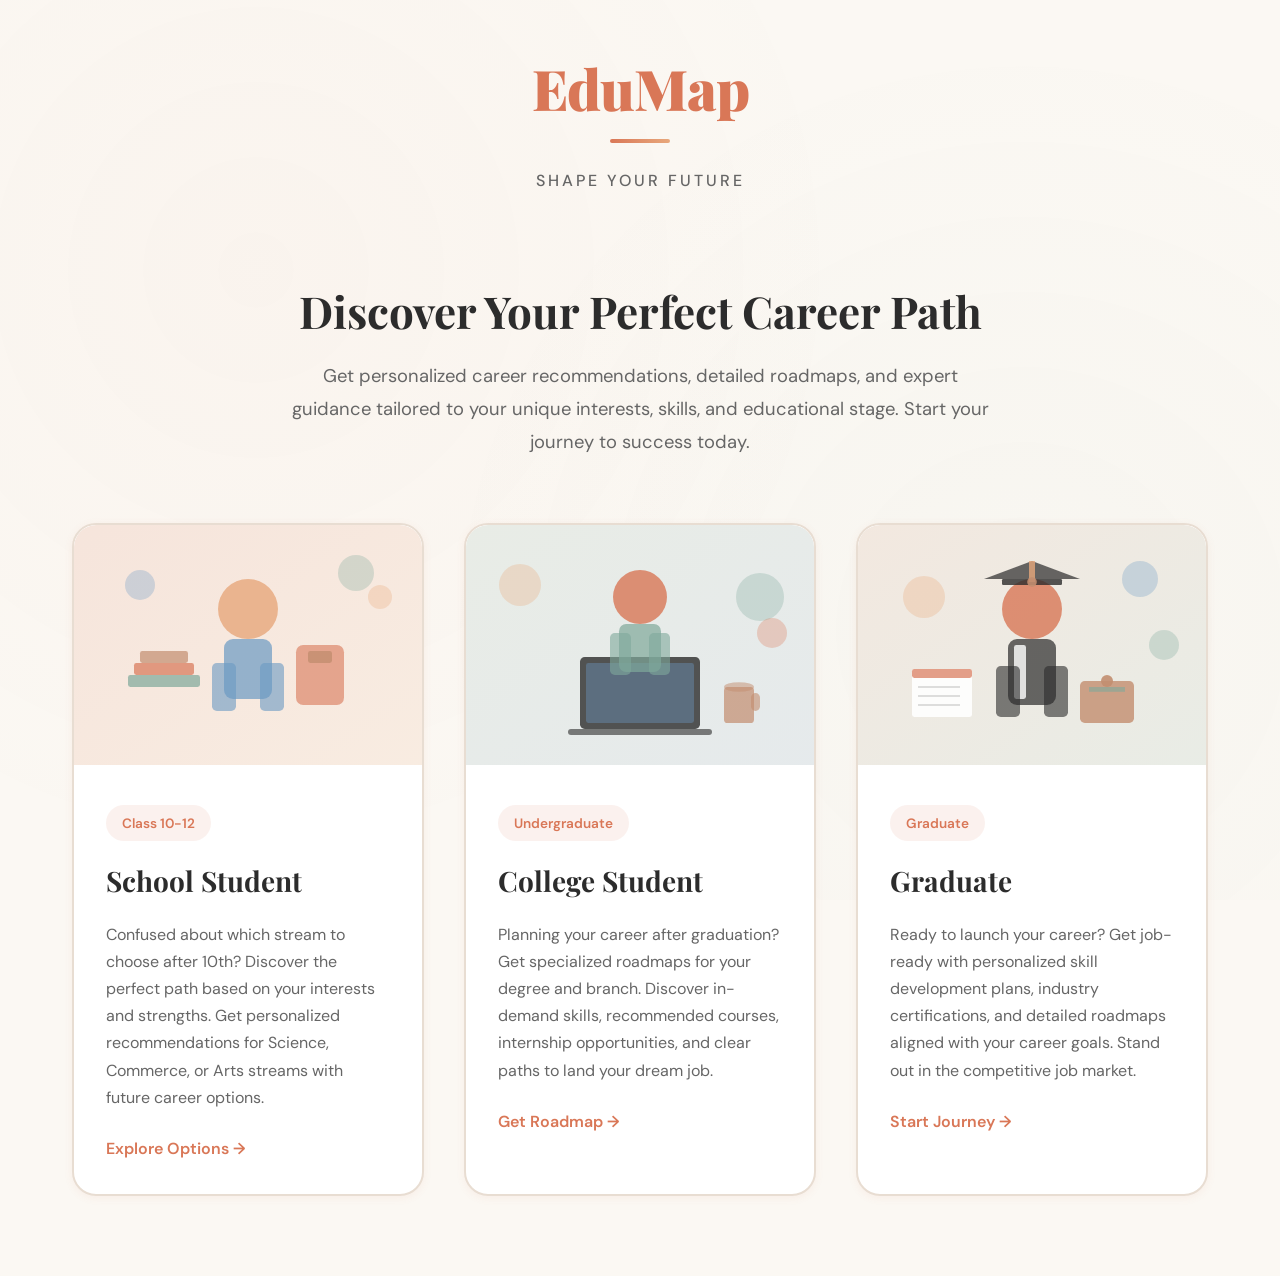
<file: index.html>
<!DOCTYPE html>
<html lang="en">
<head>
    <meta charset="UTF-8">
    <meta name="viewport" content="width=device-width, initial-scale=1.0">
    <title>EduMap - Your Personal Career Guidance Platform</title>
    <link rel="stylesheet" href="css/style.css">
    <meta name="description" content="Get personalized career roadmaps, skill guidance, and step-by-step plans tailored to your educational stage and goals.">
</head>
<body>
    <header>
        <div class="container">
            <div class="auth-section">
                <!-- Google Sign-In button will be inserted here -->
            </div>
            <div class="logo-section">
                <h1 class="logo">EduMap</h1>
                <p class="slogan">Shape Your Future</p>
            </div>
        </div>
    </header>

    <main>
        <div class="container">
            <section class="hero">
                <h1>Discover Your Perfect Career Path</h1>
                <p>Get personalized career recommendations, detailed roadmaps, and expert guidance tailored to your unique interests, skills, and educational stage. Start your journey to success today.</p>
            </section>

            <div class="card-grid">
                <div class="card" onclick="window.location.href='school.html'">
                    <img src="images/school-student.svg" alt="School Student" class="card-image">
                    <div class="card-content">
                        <span class="card-badge">Class 10-12</span>
                        <h2>School Student</h2>
                        <p>Confused about which stream to choose after 10th? Discover the perfect path based on your interests and strengths. Get personalized recommendations for Science, Commerce, or Arts streams with future career options.</p>
                        <div class="card-arrow">Explore Options →</div>
                    </div>
                </div>

                <div class="card" onclick="window.location.href='college.html'">
                    <img src="images/college-student.svg" alt="College Student" class="card-image">
                    <div class="card-content">
                        <span class="card-badge">Undergraduate</span>
                        <h2>College Student</h2>
                        <p>Planning your career after graduation? Get specialized roadmaps for your degree and branch. Discover in-demand skills, recommended courses, internship opportunities, and clear paths to land your dream job.</p>
                        <div class="card-arrow">Get Roadmap →</div>
                    </div>
                </div>

                <div class="card" onclick="window.location.href='graduate.html'">
                    <img src="images/graduate.svg" alt="Graduate" class="card-image">
                    <div class="card-content">
                        <span class="card-badge">Graduate</span>
                        <h2>Graduate</h2>
                        <p>Ready to launch your career? Get job-ready with personalized skill development plans, industry certifications, and detailed roadmaps aligned with your career goals. Stand out in the competitive job market.</p>
                        <div class="card-arrow">Start Journey →</div>
                    </div>
                </div>
            </div>
        </div>
    </main>

    <script src="js/script.js"></script>
</body>
</html>
</file>
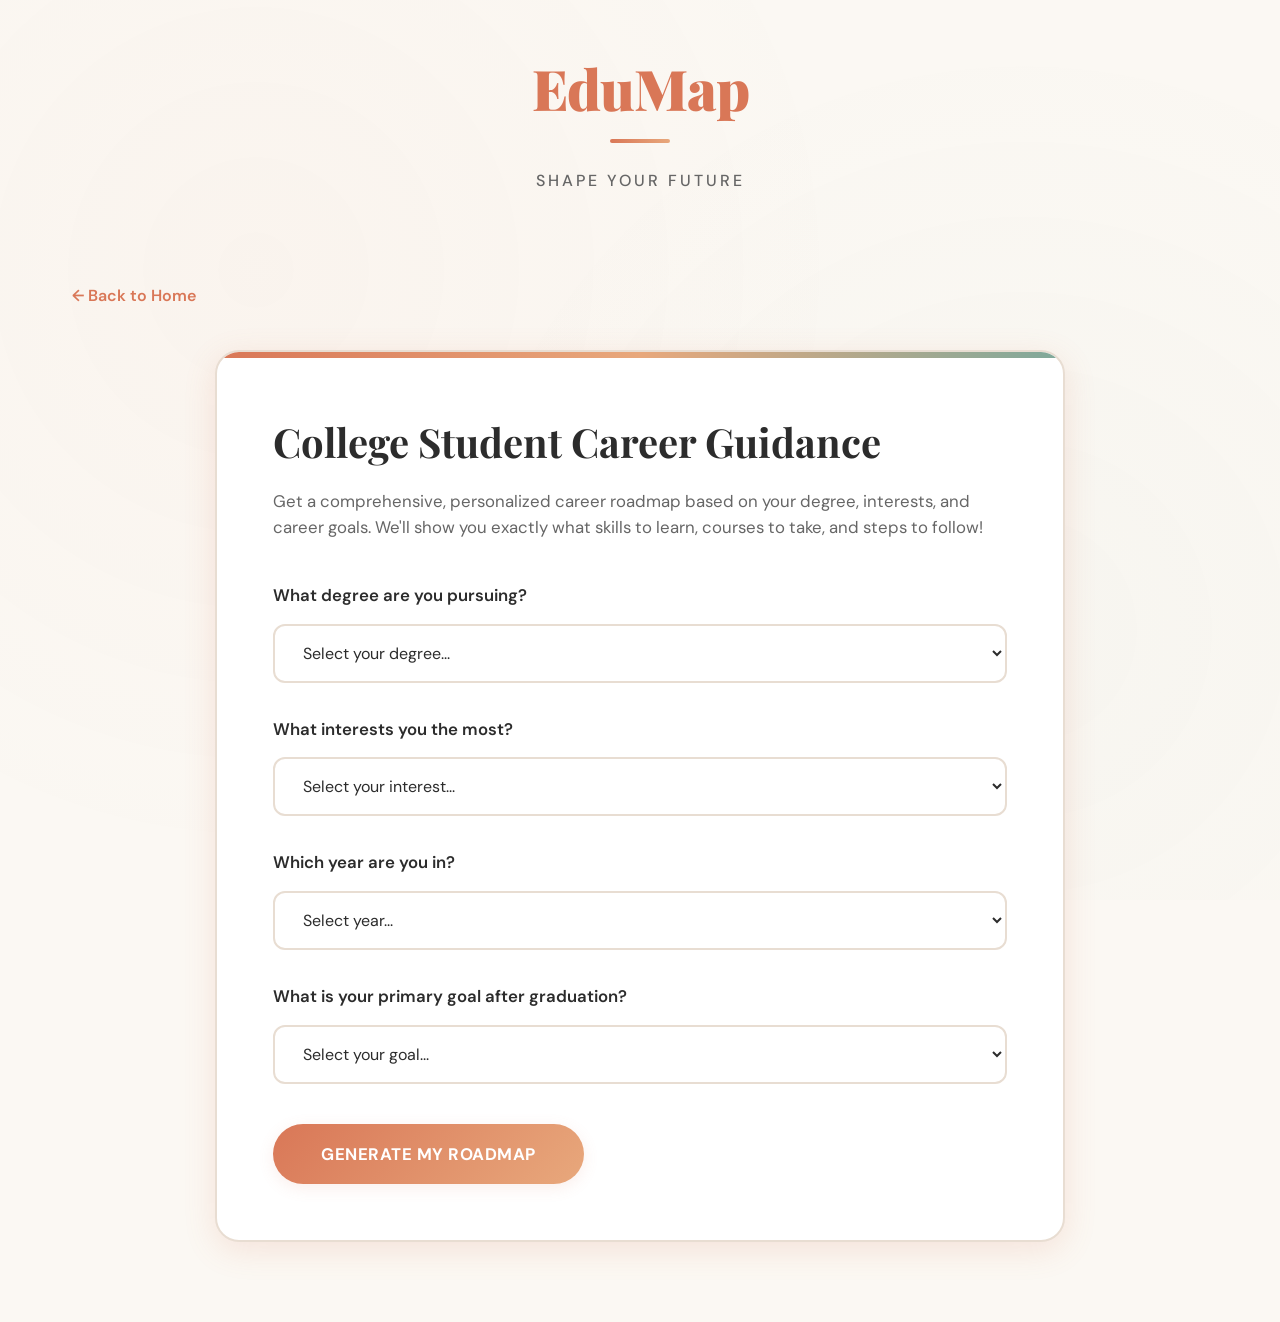
<file: college.html>
<!DOCTYPE html>
<html lang="en">
<head>
    <meta charset="UTF-8">
    <meta name="viewport" content="width=device-width, initial-scale=1.0">
    <title>College Student Career Guidance - EduMap</title>
    <link rel="stylesheet" href="css/style.css">
</head>
<body>
    <header>
        <div class="container">
            <div class="auth-section">
                <!-- Google Sign-In button will be inserted here -->
            </div>
            <div class="logo-section">
                <h1 class="logo">EduMap</h1>
                <p class="slogan">Shape Your Future</p>
            </div>
        </div>
    </header>

    <main>
        <div class="container">
            <a href="index.html" class="back-link">← Back to Home</a>
            
            <div class="form-section">
                <div class="form-container">
                    <h2 class="form-title">College Student Career Guidance</h2>
                    <p class="form-subtitle">Get a comprehensive, personalized career roadmap based on your degree, interests, and career goals. We'll show you exactly what skills to learn, courses to take, and steps to follow!</p>

                    <form id="collegeForm">
                        <div class="form-group">
                            <label for="degree">What degree are you pursuing?</label>
                            <select id="degree" name="degree" required>
                                <option value="">Select your degree...</option>
                                <option value="btech">B.Tech / B.E. (Engineering)</option>
                                <option value="bsc">B.Sc (Science)</option>
                                <option value="bba">BBA / B.Com (Business)</option>
                                <option value="ba">BA (Arts/Humanities)</option>
                                <option value="bca">BCA (Computer Applications)</option>
                                <option value="bdes">B.Des (Design)</option>
                            </select>
                        </div>

                        <div class="form-group" id="branch-group" style="display: none;">
                            <label for="branch">Select your branch/specialization:</label>
                            <select id="branch" name="branch">
                                <option value="">Select branch...</option>
                            </select>
                        </div>

                        <div class="form-group">
                            <label for="interest">What interests you the most?</label>
                            <select id="interest" name="interest" required>
                                <option value="">Select your interest...</option>
                                <optgroup label="Technology & Development">
                                    <option value="ai">Artificial Intelligence & Machine Learning</option>
                                    <option value="web">Web Development (Frontend/Backend)</option>
                                    <option value="mobile">Mobile App Development</option>
                                    <option value="cyber">Cybersecurity & Ethical Hacking</option>
                                    <option value="data">Data Science & Analytics</option>
                                    <option value="devops">DevOps & Cloud Computing</option>
                                    <option value="blockchain">Blockchain & Web3</option>
                                    <option value="game">Game Development</option>
                                </optgroup>
                                <optgroup label="Business & Management">
                                    <option value="marketing">Digital Marketing & Growth</option>
                                    <option value="product">Product Management</option>
                                    <option value="consulting">Business Consulting</option>
                                    <option value="finance">Finance & Investment Banking</option>
                                    <option value="hr">Human Resources</option>
                                    <option value="sales">Sales & Business Development</option>
                                </optgroup>
                                <optgroup label="Creative & Design">
                                    <option value="uiux">UI/UX Design</option>
                                    <option value="graphic">Graphic Design</option>
                                    <option value="content">Content Writing & Strategy</option>
                                    <option value="video">Video Production & Editing</option>
                                </optgroup>
                                <optgroup label="Core Engineering">
                                    <option value="embedded">Embedded Systems & IoT</option>
                                    <option value="electronics">Electronics & VLSI</option>
                                    <option value="mechanical">Mechanical Design & CAD</option>
                                </optgroup>
                            </select>
                        </div>

                        <div class="form-group">
                            <label for="year">Which year are you in?</label>
                            <select id="year" name="year" required>
                                <option value="">Select year...</option>
                                <option value="1">1st Year (Freshman)</option>
                                <option value="2">2nd Year (Sophomore)</option>
                                <option value="3">3rd Year (Junior)</option>
                                <option value="4">4th Year (Senior)</option>
                            </select>
                        </div>

                        <div class="form-group">
                            <label for="goal">What is your primary goal after graduation?</label>
                            <select id="goal" name="goal" required>
                                <option value="">Select your goal...</option>
                                <option value="job">Get a Job in Top Tech/Product Company</option>
                                <option value="startup">Start My Own Business/Startup</option>
                                <option value="masters">Pursue Higher Studies (MS/MBA/MTech)</option>
                                <option value="freelance">Freelancing & Remote Work</option>
                                <option value="research">Research & PhD</option>
                                <option value="government">Government Job/PSU</option>
                                <option value="civil">Civil Services (UPSC/State PCS)</option>
                            </select>
                        </div>

                        <div class="btn-group">
                            <button type="submit" class="btn">Generate My Roadmap</button>
                        </div>
                    </form>
                </div>
            </div>
        </div>
    </main>

    <script src="js/script.js"></script>
</body>
</html>
</file>
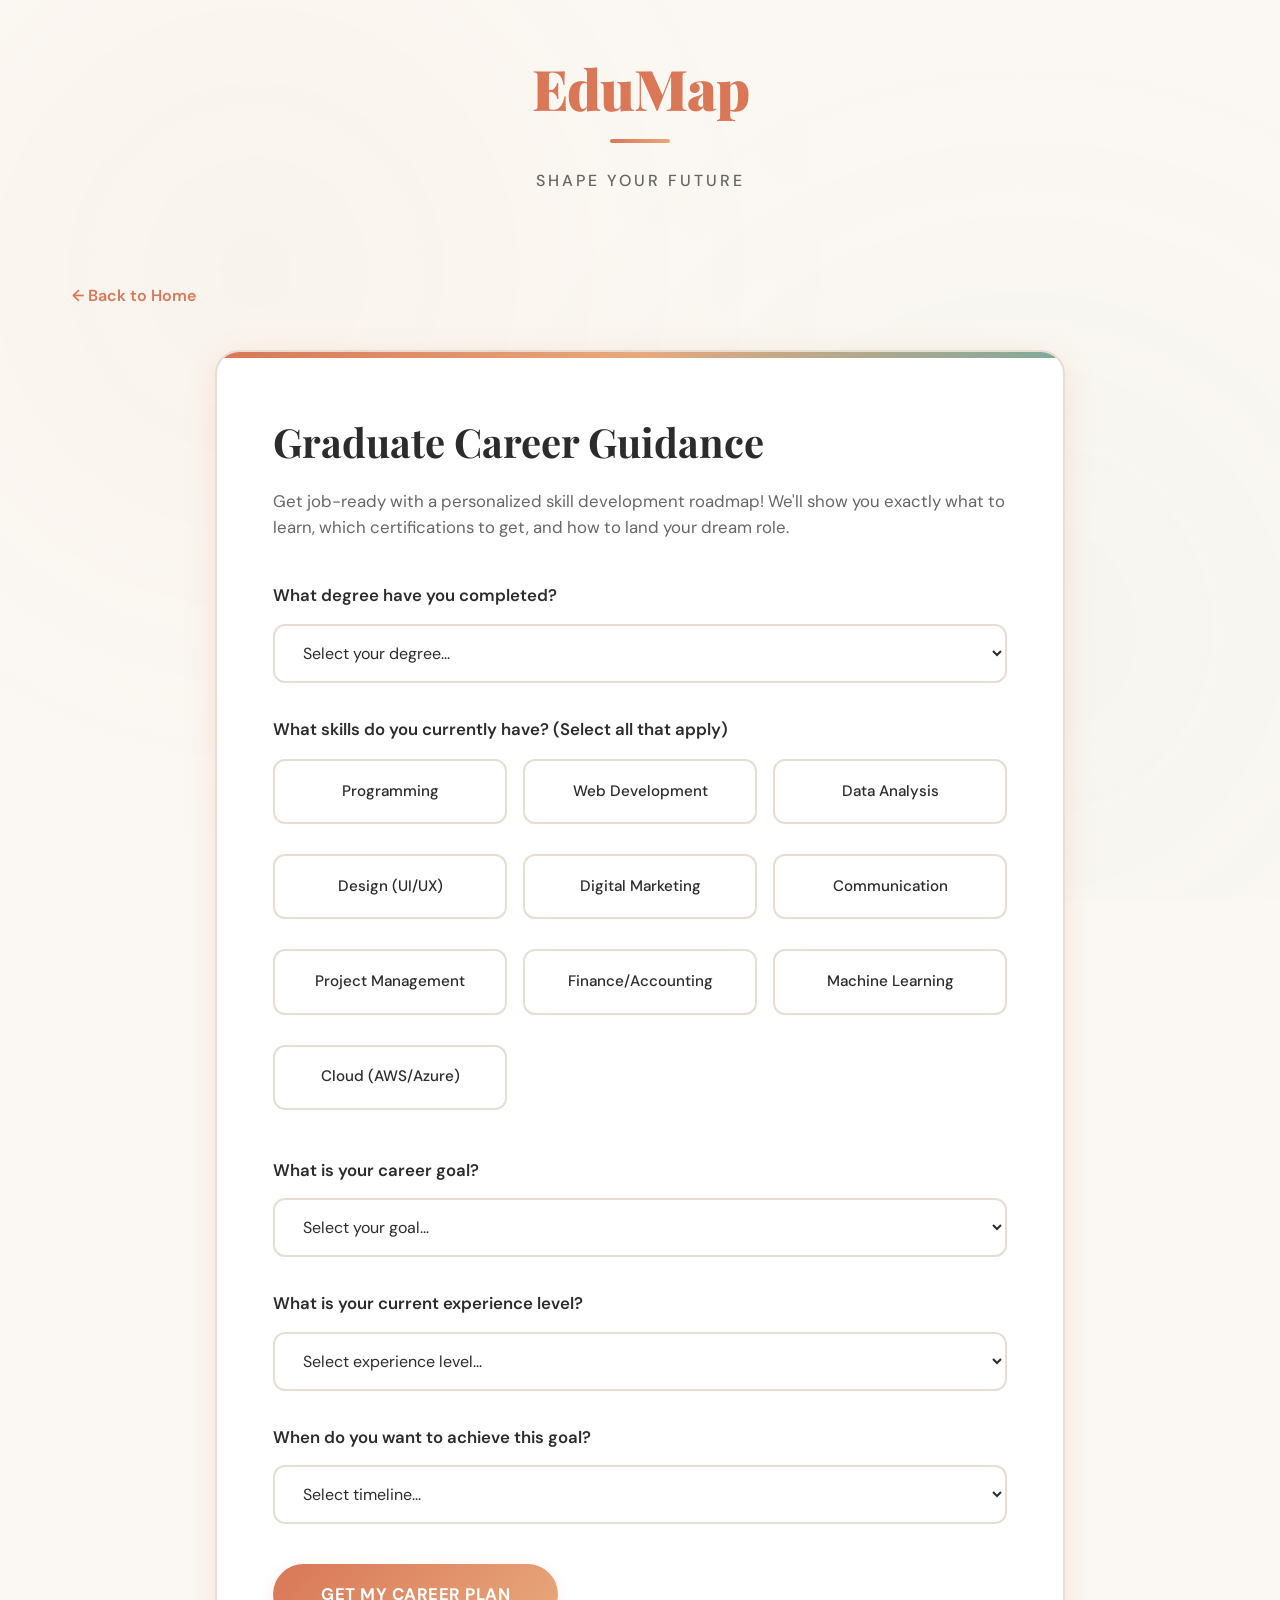
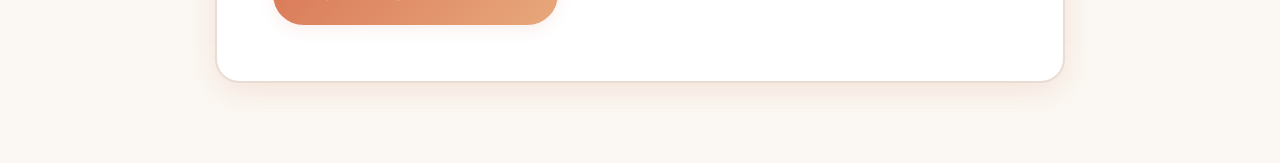
<file: graduate.html>
<!DOCTYPE html>
<html lang="en">
<head>
    <meta charset="UTF-8">
    <meta name="viewport" content="width=device-width, initial-scale=1.0">
    <title>Graduate Career Guidance - EduMap</title>
    <link rel="stylesheet" href="css/style.css">
</head>
<body>
    <header>
        <div class="container">
            <div class="auth-section">
                <!-- Google Sign-In button will be inserted here -->
            </div>
            <div class="logo-section">
                <h1 class="logo">EduMap</h1>
                <p class="slogan">Shape Your Future</p>
            </div>
        </div>
    </header>

    <main>
        <div class="container">
            <a href="index.html" class="back-link">← Back to Home</a>
            
            <div class="form-section">
                <div class="form-container">
                    <h2 class="form-title">Graduate Career Guidance</h2>
                    <p class="form-subtitle">Get job-ready with a personalized skill development roadmap! We'll show you exactly what to learn, which certifications to get, and how to land your dream role.</p>

                    <form id="graduateForm">
                        <div class="form-group">
                            <label for="completed-degree">What degree have you completed?</label>
                            <select id="completed-degree" name="completed-degree" required>
                                <option value="">Select your degree...</option>
                                <option value="btech_cse">B.Tech CSE/IT/Computer Engineering</option>
                                <option value="btech_ece">B.Tech ECE/EEE/Electronics</option>
                                <option value="btech_mech">B.Tech Mechanical/Civil/Other</option>
                                <option value="bca">BCA/B.Sc Computer Science</option>
                                <option value="bba_bcom">BBA/B.Com/Business</option>
                                <option value="bsc">B.Sc (Physics/Chemistry/Math/Bio)</option>
                                <option value="ba">BA (English/Psychology/Others)</option>
                                <option value="bdes">B.Des/Design Degree</option>
                            </select>
                        </div>

                        <div class="form-group">
                            <label for="current-skills">What skills do you currently have? (Select all that apply)</label>
                            <div class="checkbox-group">
                                <div class="checkbox-item">
                                    <input type="checkbox" id="programming" name="skills" value="programming">
                                    <label for="programming">Programming</label>
                                </div>
                                <div class="checkbox-item">
                                    <input type="checkbox" id="web-dev" name="skills" value="web-dev">
                                    <label for="web-dev">Web Development</label>
                                </div>
                                <div class="checkbox-item">
                                    <input type="checkbox" id="data-analysis" name="skills" value="data-analysis">
                                    <label for="data-analysis">Data Analysis</label>
                                </div>
                                <div class="checkbox-item">
                                    <input type="checkbox" id="design" name="skills" value="design">
                                    <label for="design">Design (UI/UX)</label>
                                </div>
                                <div class="checkbox-item">
                                    <input type="checkbox" id="marketing" name="skills" value="marketing">
                                    <label for="marketing">Digital Marketing</label>
                                </div>
                                <div class="checkbox-item">
                                    <input type="checkbox" id="communication" name="skills" value="communication">
                                    <label for="communication">Communication</label>
                                </div>
                                <div class="checkbox-item">
                                    <input type="checkbox" id="management" name="skills" value="management">
                                    <label for="management">Project Management</label>
                                </div>
                                <div class="checkbox-item">
                                    <input type="checkbox" id="finance" name="skills" value="finance">
                                    <label for="finance">Finance/Accounting</label>
                                </div>
                                <div class="checkbox-item">
                                    <input type="checkbox" id="ml" name="skills" value="ml">
                                    <label for="ml">Machine Learning</label>
                                </div>
                                <div class="checkbox-item">
                                    <input type="checkbox" id="cloud" name="skills" value="cloud">
                                    <label for="cloud">Cloud (AWS/Azure)</label>
                                </div>
                            </div>
                        </div>

                        <div class="form-group">
                            <label for="career-goal">What is your career goal?</label>
                            <select id="career-goal" name="career-goal" required>
                                <option value="">Select your goal...</option>
                                <optgroup label="Software & Tech">
                                    <option value="software">Software Development Engineer (SDE)</option>
                                    <option value="backend">Backend/API Developer</option>
                                    <option value="frontend">Frontend/React Developer</option>
                                    <option value="fullstack">Full Stack Developer</option>
                                    <option value="mobile">Mobile App Developer</option>
                                    <option value="devops">DevOps Engineer</option>
                                    <option value="cloud">Cloud Architect/Engineer</option>
                                    <option value="data-science">Data Scientist/ML Engineer</option>
                                    <option value="cyber">Cybersecurity Analyst</option>
                                </optgroup>
                                <optgroup label="Business & Management">
                                    <option value="product">Product Manager</option>
                                    <option value="analyst">Business Analyst</option>
                                    <option value="consultant">Management Consultant</option>
                                    <option value="marketing-mgr">Marketing Manager</option>
                                    <option value="sales">Sales/Account Manager</option>
                                </optgroup>
                                <optgroup label="Other Paths">
                                    <option value="designer">UI/UX Designer</option>
                                    <option value="govt">Government Job (UPSC/SSC/Banking)</option>
                                    <option value="masters">Higher Studies (MS/MBA)</option>
                                    <option value="entrepreneur">Entrepreneurship/Startup</option>
                                </optgroup>
                            </select>
                        </div>

                        <div class="form-group">
                            <label for="experience">What is your current experience level?</label>
                            <select id="experience" name="experience" required>
                                <option value="">Select experience level...</option>
                                <option value="fresher">Fresher (No work experience)</option>
                                <option value="intern">Internship Experience Only</option>
                                <option value="0-1">0-1 Year Experience</option>
                                <option value="1-2">1-2 Years Experience</option>
                                <option value="2-3">2-3 Years Experience</option>
                                <option value="3+">3+ Years Experience</option>
                            </select>
                        </div>

                        <div class="form-group">
                            <label for="timeline">When do you want to achieve this goal?</label>
                            <select id="timeline" name="timeline" required>
                                <option value="">Select timeline...</option>
                                <option value="3months">Next 3 months (Intensive)</option>
                                <option value="6months">Next 6 months (Focused)</option>
                                <option value="1year">Within 1 year (Steady)</option>
                                <option value="2years">Within 2 years (Gradual)</option>
                            </select>
                        </div>

                        <div class="btn-group">
                            <button type="submit" class="btn">Get My Career Plan</button>
                        </div>
                    </form>
                </div>
            </div>
        </div>
    </main>

    <script src="js/script.js"></script>
</body>
</html>
</file>
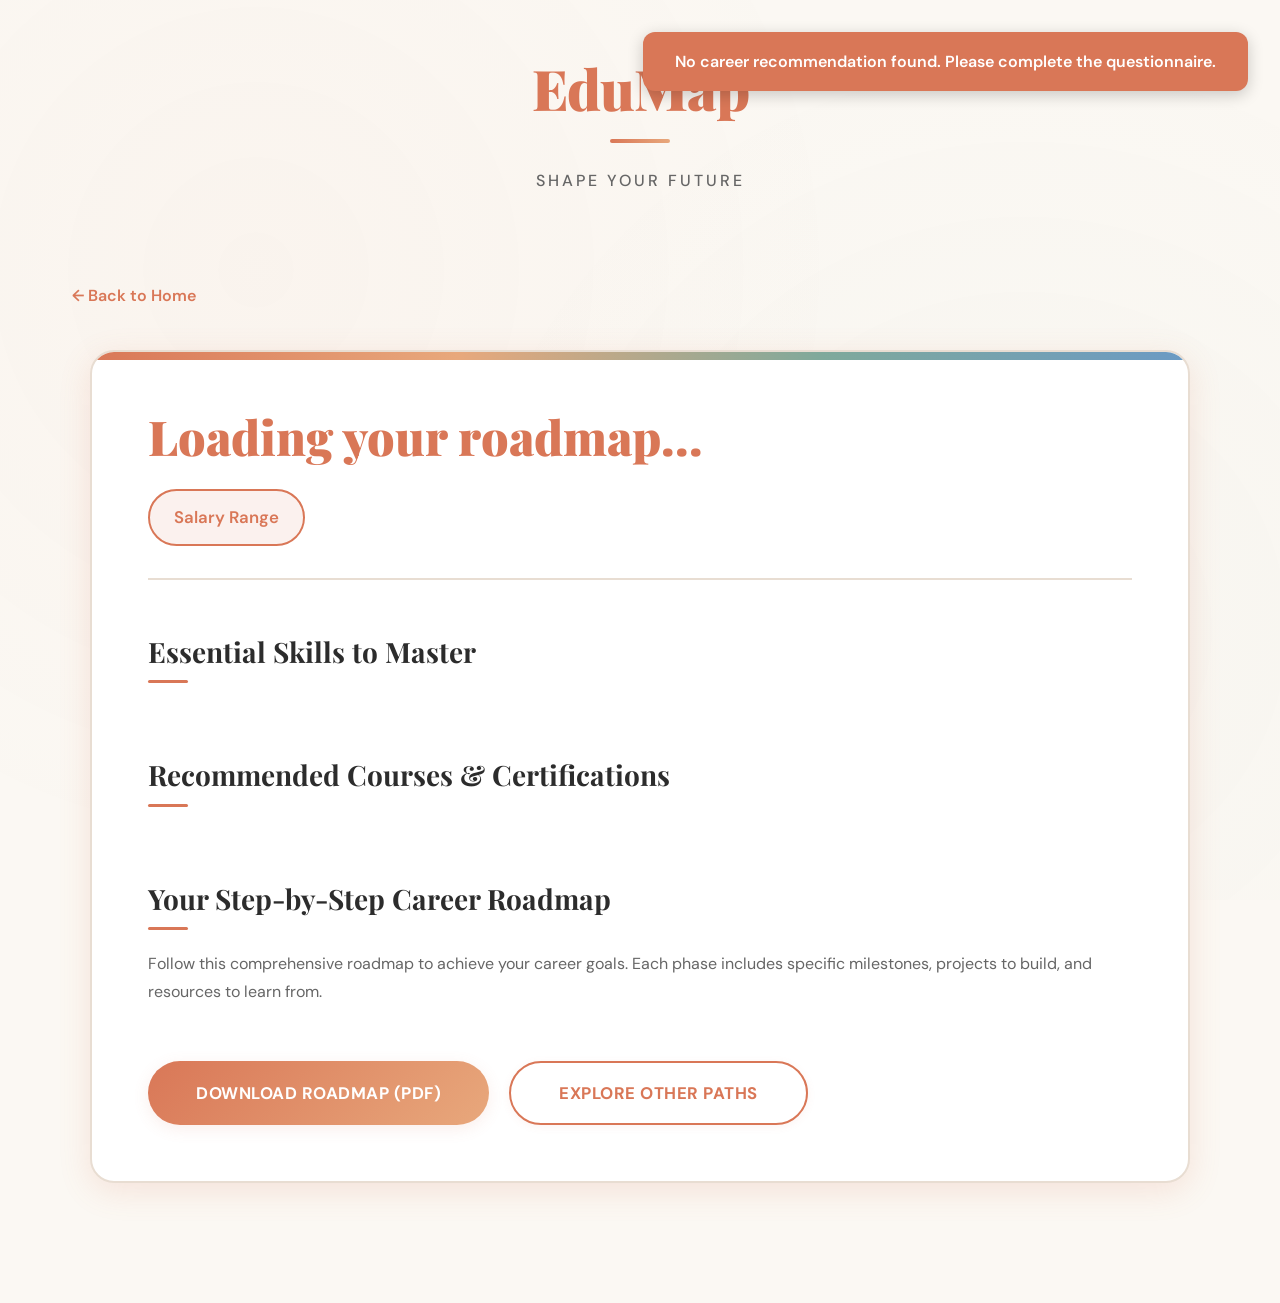
<file: roadmap.html>
<!DOCTYPE html>
<html lang="en">
<head>
    <meta charset="UTF-8">
    <meta name="viewport" content="width=device-width, initial-scale=1.0">
    <title>Your Career Roadmap - EduMap</title>
    <link rel="stylesheet" href="css/style.css">
</head>
<body>
    <header>
        <div class="container">
            <div class="auth-section">
                <!-- Google Sign-In button will be inserted here -->
            </div>
            <div class="logo-section">
                <h1 class="logo">EduMap</h1>
                <p class="slogan">Shape Your Future</p>
            </div>
        </div>
    </header>

    <main>
        <div class="container">
            <a href="index.html" class="back-link">← Back to Home</a>
            
            <div class="results-section">
                <!-- Stream Recommendation (for school students) -->
                <div id="stream-recommendation" class="result-card hidden">
                    <div class="result-header">
                        <h2 style="font-family: 'Playfair Display', serif; font-size: 1.75rem; font-weight: 700; margin-bottom: 0.5rem;">Recommended Stream</h2>
                        <h3 id="recommended-stream" style="font-size: 2rem; color: var(--accent-primary); font-family: 'Playfair Display', serif; font-weight: 700;"></h3>
                        <p style="color: var(--text-secondary); margin-top: 1rem; line-height: 1.7;">Based on your interests and career goals, this stream will provide you with the best foundation for your future.</p>
                    </div>
                </div>

                <!-- Career Results -->
                <div id="career-results" class="result-card">
                    <div class="result-header">
                        <h1 class="career-title" id="career-title">Loading your roadmap...</h1>
                        <p class="career-description" id="career-description" style="display: none;"></p>
                        <div class="badge-group">
                            <span class="salary-badge" id="salary-range">Salary Range</span>
                        </div>
                    </div>

                    <!-- Skills Section -->
                    <div class="result-section">
                        <h3>Essential Skills to Master</h3>
                        <div class="skills-grid" id="skills-container">
                            <!-- Skills will be dynamically added -->
                        </div>
                    </div>

                    <!-- Courses Section -->
                    <div class="result-section">
                        <h3>Recommended Courses & Certifications</h3>
                        <ul class="courses-list" id="courses-container">
                            <!-- Courses will be dynamically added -->
                        </ul>
                    </div>

                    <!-- Tools Section (for tech careers) -->
                    <div class="result-section" id="tools-section" style="display: none;">
                        <h3>Tools & Technologies to Learn</h3>
                        <div class="tools-grid" id="tools-container">
                            <!-- Tools will be dynamically added -->
                        </div>
                    </div>

                    <!-- Companies Section -->
                    <div class="result-section" id="companies-section" style="display: none;">
                        <h3>Top Companies & Opportunities</h3>
                        <ul class="companies-list" id="companies-container">
                            <!-- Companies will be dynamically added -->
                        </ul>
                    </div>

                    <!-- Roadmap Section -->
                    <div class="result-section">
                        <h3>Your Step-by-Step Career Roadmap</h3>
                        <p style="color: var(--text-secondary); margin-bottom: 2rem; line-height: 1.7;">
                            Follow this comprehensive roadmap to achieve your career goals. Each phase includes specific milestones, projects to build, and resources to learn from.
                        </p>
                        <div class="roadmap" id="roadmap-container">
                            <!-- Roadmap phases will be dynamically added -->
                        </div>
                    </div>

                    <!-- Action Buttons -->
                    <div class="btn-group" style="margin-top: 3.5rem;">
                        <button class="btn" onclick="window.print()">Download Roadmap (PDF)</button>
                        <button class="btn btn-secondary" onclick="window.location.href='index.html'">Explore Other Paths</button>
                    </div>
                </div>

                <!-- Multiple Career Options (for school students) -->
                <div id="multiple-careers" style="display: none;">
                    <h2 style="font-family: 'Playfair Display', serif; font-size: 2rem; font-weight: 700; margin: 3rem 0 2rem; text-align: center;">
                        Other Career Options in This Stream
                    </h2>
                    <!-- Additional career cards will be added here -->
                </div>
            </div>
        </div>
    </main>

    <script src="js/script.js"></script>
</body>
</html>
</file>
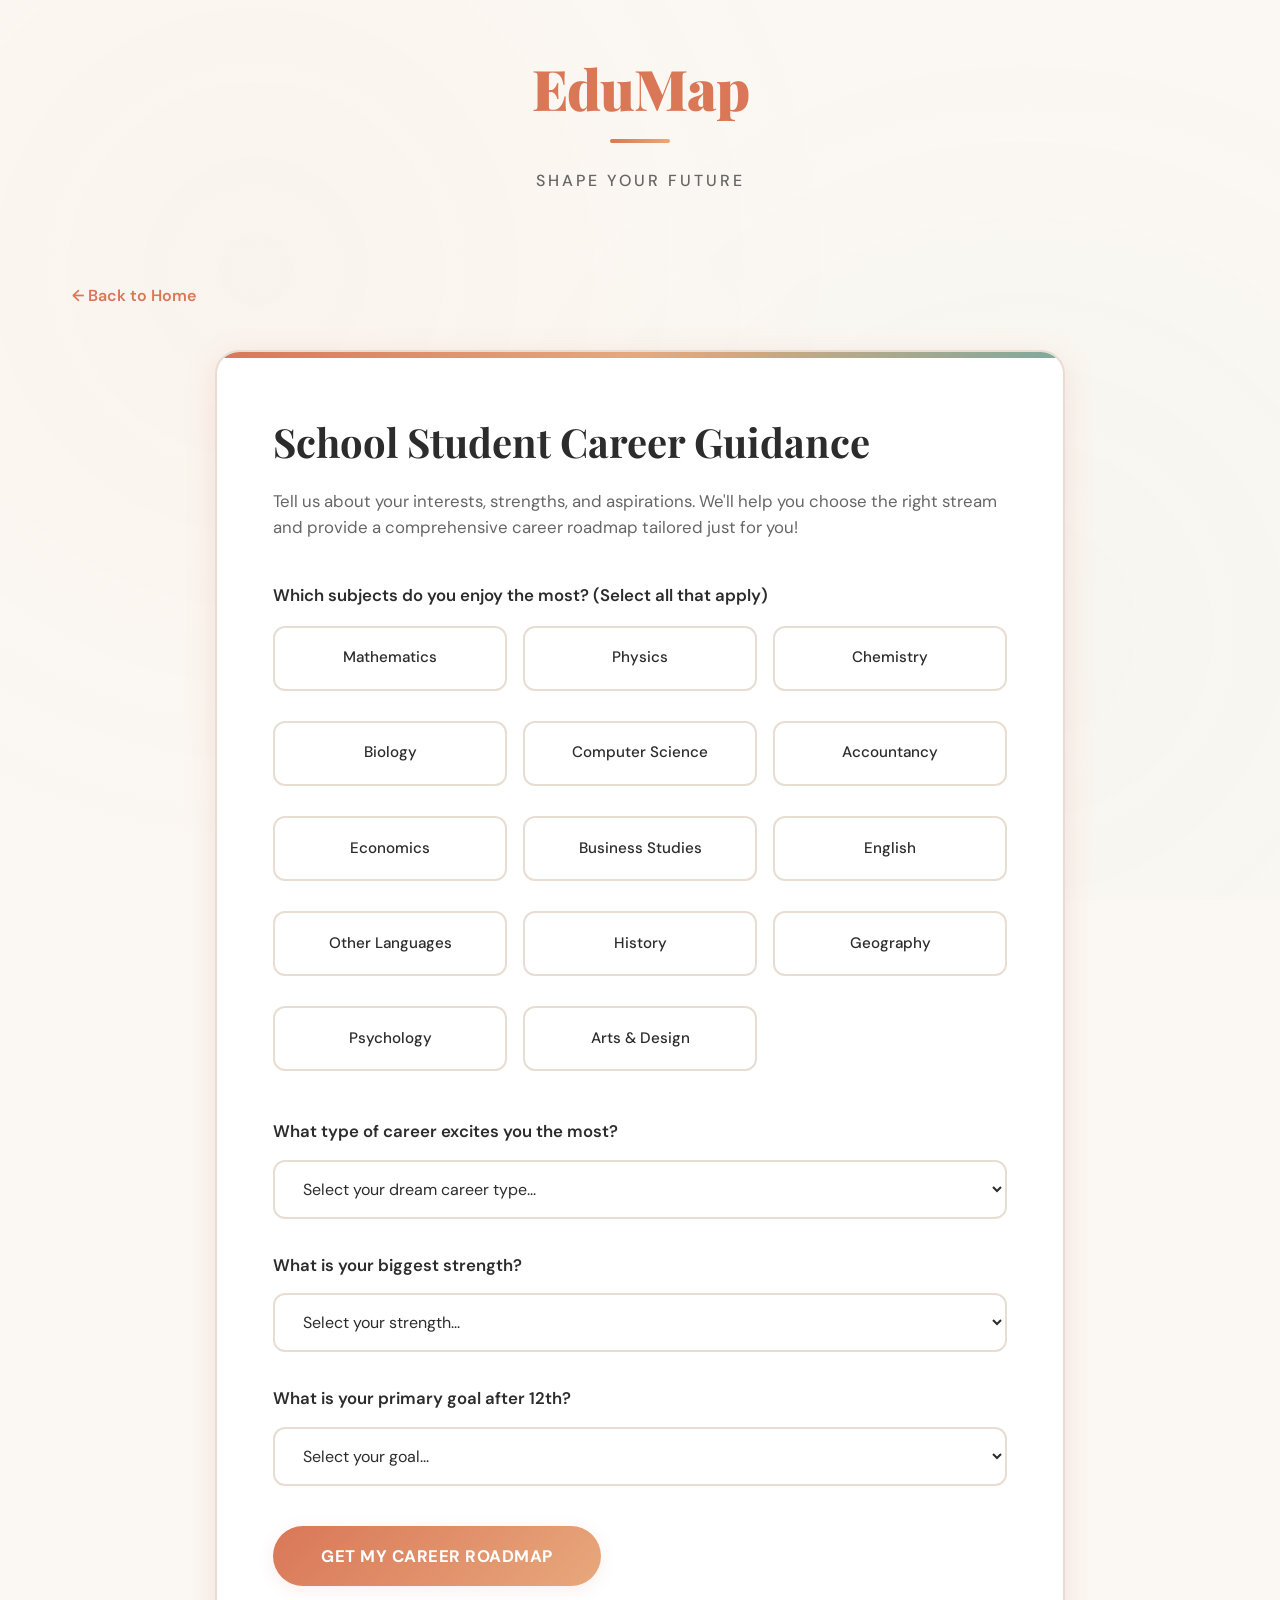
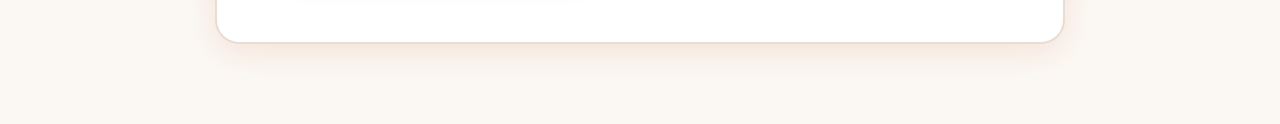
<file: school.html>
<!DOCTYPE html>
<html lang="en">
<head>
    <meta charset="UTF-8">
    <meta name="viewport" content="width=device-width, initial-scale=1.0">
    <title>School Student Career Guidance - EduMap</title>
    <link rel="stylesheet" href="css/style.css">
</head>
<body>
    <header>
        <div class="container">
            <div class="auth-section">
                <!-- Google Sign-In button will be inserted here -->
            </div>
            <div class="logo-section">
                <h1 class="logo">EduMap</h1>
                <p class="slogan">Shape Your Future</p>
            </div>
        </div>
    </header>

    <main>
        <div class="container">
            <a href="index.html" class="back-link">← Back to Home</a>
            
            <div class="form-section">
                <div class="form-container">
                    <h2 class="form-title">School Student Career Guidance</h2>
                    <p class="form-subtitle">Tell us about your interests, strengths, and aspirations. We'll help you choose the right stream and provide a comprehensive career roadmap tailored just for you!</p>

                    <form id="schoolForm">
                        <div class="form-group">
                            <label for="interests">Which subjects do you enjoy the most? (Select all that apply)</label>
                            <div class="checkbox-group">
                                <div class="checkbox-item">
                                    <input type="checkbox" id="math" name="interests" value="math">
                                    <label for="math">Mathematics</label>
                                </div>
                                <div class="checkbox-item">
                                    <input type="checkbox" id="physics" name="interests" value="physics">
                                    <label for="physics">Physics</label>
                                </div>
                                <div class="checkbox-item">
                                    <input type="checkbox" id="chemistry" name="interests" value="chemistry">
                                    <label for="chemistry">Chemistry</label>
                                </div>
                                <div class="checkbox-item">
                                    <input type="checkbox" id="biology" name="interests" value="biology">
                                    <label for="biology">Biology</label>
                                </div>
                                <div class="checkbox-item">
                                    <input type="checkbox" id="computer" name="interests" value="computer">
                                    <label for="computer">Computer Science</label>
                                </div>
                                <div class="checkbox-item">
                                    <input type="checkbox" id="accounts" name="interests" value="accounts">
                                    <label for="accounts">Accountancy</label>
                                </div>
                                <div class="checkbox-item">
                                    <input type="checkbox" id="economics" name="interests" value="economics">
                                    <label for="economics">Economics</label>
                                </div>
                                <div class="checkbox-item">
                                    <input type="checkbox" id="business" name="interests" value="business">
                                    <label for="business">Business Studies</label>
                                </div>
                                <div class="checkbox-item">
                                    <input type="checkbox" id="english" name="interests" value="english">
                                    <label for="english">English</label>
                                </div>
                                <div class="checkbox-item">
                                    <input type="checkbox" id="languages" name="interests" value="languages">
                                    <label for="languages">Other Languages</label>
                                </div>
                                <div class="checkbox-item">
                                    <input type="checkbox" id="history" name="interests" value="history">
                                    <label for="history">History</label>
                                </div>
                                <div class="checkbox-item">
                                    <input type="checkbox" id="geography" name="interests" value="geography">
                                    <label for="geography">Geography</label>
                                </div>
                                <div class="checkbox-item">
                                    <input type="checkbox" id="psychology" name="interests" value="psychology">
                                    <label for="psychology">Psychology</label>
                                </div>
                                <div class="checkbox-item">
                                    <input type="checkbox" id="arts" name="interests" value="arts">
                                    <label for="arts">Arts & Design</label>
                                </div>
                            </div>
                        </div>

                        <div class="form-group">
                            <label for="career-dream">What type of career excites you the most?</label>
                            <select id="career-dream" name="career-dream" required>
                                <option value="">Select your dream career type...</option>
                                <option value="technology">Technology & Software Engineering</option>
                                <option value="engineering">Core Engineering (Mechanical, Civil, etc.)</option>
                                <option value="medical">Medical & Healthcare</option>
                                <option value="research">Research & Science</option>
                                <option value="business">Business & Entrepreneurship</option>
                                <option value="finance">Finance & Accounting</option>
                                <option value="creative">Creative & Design</option>
                                <option value="media">Media & Journalism</option>
                                <option value="social">Social Work & NGO</option>
                                <option value="teaching">Teaching & Education</option>
                                <option value="law">Law & Legal Services</option>
                                <option value="government">Government & Civil Services</option>
                            </select>
                        </div>

                        <div class="form-group">
                            <label for="strength">What is your biggest strength?</label>
                            <select id="strength" name="strength" required>
                                <option value="">Select your strength...</option>
                                <option value="analytical">Analytical & Problem Solving</option>
                                <option value="creative">Creative & Artistic Thinking</option>
                                <option value="communication">Communication & Public Speaking</option>
                                <option value="practical">Practical & Hands-on Work</option>
                                <option value="memory">Strong Memory & Quick Learning</option>
                                <option value="leadership">Leadership & Team Management</option>
                                <option value="empathy">Empathy & Understanding Others</option>
                                <option value="technical">Technical & Mechanical Skills</option>
                            </select>
                        </div>

                        <div class="form-group">
                            <label for="goal">What is your primary goal after 12th?</label>
                            <select id="goal" name="goal" required>
                                <option value="">Select your goal...</option>
                                <option value="engineering">Engineering College (JEE/BITSAT)</option>
                                <option value="medical">Medical College (NEET)</option>
                                <option value="commerce">Commerce & Management</option>
                                <option value="science">Science & Research</option>
                                <option value="arts">Arts & Humanities</option>
                                <option value="design">Design & Creative Fields</option>
                                <option value="law">Law School (CLAT)</option>
                                <option value="foreign">Study Abroad</option>
                            </select>
                        </div>

                        <div class="btn-group">
                            <button type="submit" class="btn">Get My Career Roadmap</button>
                        </div>
                    </form>
                </div>
            </div>
        </div>
    </main>

    <script src="js/script.js"></script>
</body>
</html>
</file>
<file: css/style.css>
@import url('https://fonts.googleapis.com/css2?family=Playfair+Display:wght@400;600;700;900&family=DM+Sans:wght@400;500;600;700&display=swap');

:root {
  /* Warm Light Theme */
  --bg-primary: #FBF8F3;
  --bg-secondary: #FFFFFF;
  --bg-card: #FFFFFF;
  --bg-hover: #F5F1EB;
  
  /* Warm Accent Colors */
  --accent-primary: #D97757;
  --accent-secondary: #E8A87C;
  --accent-tertiary: #C38E70;
  --accent-green: #7FA99B;
  --accent-blue: #6B9AC4;
  
  /* Text Colors */
  --text-primary: #2C2C2C;
  --text-secondary: #666666;
  --text-muted: #999999;
  
  /* Borders & Shadows */
  --border-color: #E8DDD2;
  --shadow-sm: 0 2px 8px rgba(217, 119, 87, 0.08);
  --shadow-md: 0 4px 16px rgba(217, 119, 87, 0.12);
  --shadow-lg: 0 8px 32px rgba(217, 119, 87, 0.16);
  --shadow-xl: 0 16px 48px rgba(217, 119, 87, 0.2);
}

* {
  margin: 0;
  padding: 0;
  box-sizing: border-box;
}

body {
  font-family: 'DM Sans', sans-serif;
  background: var(--bg-primary);
  color: var(--text-primary);
  line-height: 1.7;
  overflow-x: hidden;
}

/* Decorative background pattern */
body::before {
  content: '';
  position: fixed;
  top: 0;
  left: 0;
  width: 100%;
  height: 100%;
  background-image: 
    radial-gradient(circle at 20% 30%, rgba(217, 119, 87, 0.03) 0%, transparent 50%),
    radial-gradient(circle at 80% 70%, rgba(127, 169, 155, 0.03) 0%, transparent 50%);
  pointer-events: none;
  z-index: 0;
}

.container {
  max-width: 1200px;
  margin: 0 auto;
  padding: 0 2rem;
  position: relative;
  z-index: 1;
}

/* Header */
header {
  padding: 2.5rem 0;
  position: relative;
}

.logo-section {
  text-align: center;
}

.logo {
  font-family: 'Playfair Display', serif;
  font-size: 3.5rem;
  font-weight: 900;
  color: var(--accent-primary);
  margin-bottom: 0.5rem;
  letter-spacing: -1px;
  position: relative;
  display: inline-block;
}

.logo::after {
  content: '';
  position: absolute;
  bottom: -8px;
  left: 50%;
  transform: translateX(-50%);
  width: 60px;
  height: 4px;
  background: linear-gradient(90deg, var(--accent-primary), var(--accent-secondary));
  border-radius: 2px;
}

.slogan {
  font-size: 1rem;
  color: var(--text-secondary);
  font-weight: 500;
  letter-spacing: 3px;
  text-transform: uppercase;
  margin-top: 1.5rem;
}

/* Google Sign In Button */
.auth-section {
  position: absolute;
  top: 2.5rem;
  right: 2rem;
}

.google-signin-btn {
  display: inline-flex;
  align-items: center;
  gap: 0.75rem;
  padding: 0.75rem 1.5rem;
  background: var(--bg-secondary);
  border: 2px solid var(--border-color);
  border-radius: 50px;
  color: var(--text-primary);
  font-weight: 600;
  font-size: 0.95rem;
  cursor: pointer;
  transition: all 0.3s ease;
  box-shadow: var(--shadow-sm);
}

.google-signin-btn:hover {
  transform: translateY(-2px);
  box-shadow: var(--shadow-md);
  border-color: var(--accent-primary);
}

.google-signin-btn img {
  width: 20px;
  height: 20px;
}

.user-profile {
  display: inline-flex;
  align-items: center;
  gap: 1rem;
  padding: 0.5rem 1rem;
  background: var(--bg-secondary);
  border: 2px solid var(--border-color);
  border-radius: 50px;
  box-shadow: var(--shadow-sm);
}

.user-avatar {
  width: 36px;
  height: 36px;
  border-radius: 50%;
  border: 2px solid var(--accent-primary);
}

.user-name {
  font-weight: 600;
  color: var(--text-primary);
}

.signout-btn {
  padding: 0.4rem 1rem;
  background: transparent;
  border: 1px solid var(--border-color);
  border-radius: 20px;
  color: var(--text-secondary);
  font-size: 0.85rem;
  cursor: pointer;
  transition: all 0.3s ease;
}

.signout-btn:hover {
  background: var(--bg-hover);
  color: var(--accent-primary);
}

/* Main Content */
main {
  min-height: calc(100vh - 200px);
  padding: 3rem 0 5rem;
}

.hero {
  text-align: center;
  margin-bottom: 4rem;
  animation: fadeInUp 0.8s ease;
}

.hero h1 {
  font-family: 'Playfair Display', serif;
  font-size: 2.75rem;
  font-weight: 700;
  color: var(--text-primary);
  margin-bottom: 1.25rem;
  line-height: 1.3;
}

.hero p {
  font-size: 1.15rem;
  color: var(--text-secondary);
  max-width: 700px;
  margin: 0 auto;
  line-height: 1.8;
}

/* Card Grid */
.card-grid {
  display: grid;
  grid-template-columns: repeat(auto-fit, minmax(320px, 1fr));
  gap: 2.5rem;
  margin-top: 3.5rem;
}

.card {
  background: var(--bg-card);
  border: 2px solid var(--border-color);
  border-radius: 24px;
  padding: 0;
  cursor: pointer;
  transition: all 0.4s cubic-bezier(0.4, 0, 0.2, 1);
  position: relative;
  overflow: hidden;
  animation: fadeInUp 0.8s ease both;
  box-shadow: var(--shadow-sm);
}

.card:nth-child(1) { animation-delay: 0.1s; }
.card:nth-child(2) { animation-delay: 0.2s; }
.card:nth-child(3) { animation-delay: 0.3s; }

.card::before {
  content: '';
  position: absolute;
  top: 0;
  left: 0;
  width: 100%;
  height: 6px;
  background: linear-gradient(90deg, var(--accent-primary), var(--accent-secondary));
  transform: scaleX(0);
  transform-origin: left;
  transition: transform 0.4s ease;
}

.card:hover::before {
  transform: scaleX(1);
}

.card:hover {
  transform: translateY(-8px);
  border-color: var(--accent-primary);
  box-shadow: var(--shadow-xl);
}

.card-image {
  width: 100%;
  height: 240px;
  object-fit: cover;
  border-radius: 22px 22px 0 0;
}

.card-content {
  padding: 2rem;
}

.card-badge {
  display: inline-block;
  padding: 0.4rem 1rem;
  background: rgba(217, 119, 87, 0.1);
  color: var(--accent-primary);
  border-radius: 20px;
  font-size: 0.85rem;
  font-weight: 600;
  margin-bottom: 1rem;
}

.card h2 {
  font-family: 'Playfair Display', serif;
  font-size: 1.75rem;
  font-weight: 700;
  color: var(--text-primary);
  margin-bottom: 1rem;
}

.card p {
  color: var(--text-secondary);
  font-size: 1rem;
  line-height: 1.7;
}

.card-arrow {
  margin-top: 1.5rem;
  color: var(--accent-primary);
  font-weight: 600;
  display: inline-flex;
  align-items: center;
  gap: 0.5rem;
  transition: gap 0.3s ease;
}

.card:hover .card-arrow {
  gap: 1rem;
}

/* Form Section */
.form-section {
  max-width: 850px;
  margin: 0 auto;
  animation: fadeInUp 0.8s ease 0.2s both;
}

.form-container {
  background: var(--bg-card);
  border: 2px solid var(--border-color);
  border-radius: 24px;
  padding: 3.5rem;
  box-shadow: var(--shadow-lg);
  position: relative;
  overflow: hidden;
}

.form-container::before {
  content: '';
  position: absolute;
  top: 0;
  left: 0;
  width: 100%;
  height: 6px;
  background: linear-gradient(90deg, var(--accent-primary), var(--accent-secondary), var(--accent-green));
}

.form-title {
  font-family: 'Playfair Display', serif;
  font-size: 2.5rem;
  font-weight: 700;
  color: var(--text-primary);
  margin-bottom: 0.75rem;
}

.form-subtitle {
  color: var(--text-secondary);
  margin-bottom: 2.5rem;
  font-size: 1.05rem;
  line-height: 1.6;
}

.form-group {
  margin-bottom: 2rem;
}

.form-group label {
  display: block;
  font-weight: 600;
  margin-bottom: 0.875rem;
  color: var(--text-primary);
  font-size: 1.05rem;
}

.form-group select,
.form-group input {
  width: 100%;
  padding: 1rem 1.5rem;
  background: var(--bg-secondary);
  border: 2px solid var(--border-color);
  border-radius: 12px;
  color: var(--text-primary);
  font-family: 'DM Sans', sans-serif;
  font-size: 1rem;
  transition: all 0.3s ease;
}

.form-group select:focus,
.form-group input:focus {
  outline: none;
  border-color: var(--accent-primary);
  box-shadow: 0 0 0 4px rgba(217, 119, 87, 0.1);
}

/* Checkbox Group */
.checkbox-group {
  display: grid;
  grid-template-columns: repeat(auto-fill, minmax(200px, 1fr));
  gap: 1rem;
  margin-top: 1rem;
}

.checkbox-item {
  position: relative;
}

.checkbox-item input[type="checkbox"] {
  position: absolute;
  opacity: 0;
  cursor: pointer;
}

.checkbox-item label {
  display: block;
  padding: 1.1rem;
  background: var(--bg-secondary);
  border: 2px solid var(--border-color);
  border-radius: 12px;
  cursor: pointer;
  transition: all 0.3s ease;
  text-align: center;
  font-weight: 500;
  font-size: 0.95rem;
}

.checkbox-item input[type="checkbox"]:checked + label {
  background: rgba(217, 119, 87, 0.1);
  border-color: var(--accent-primary);
  color: var(--accent-primary);
  font-weight: 600;
}

.checkbox-item label:hover {
  border-color: var(--accent-secondary);
  background: var(--bg-hover);
}

/* Buttons */
.btn {
  display: inline-block;
  padding: 1.2rem 3rem;
  background: linear-gradient(135deg, var(--accent-primary), var(--accent-secondary));
  color: white;
  font-weight: 700;
  font-size: 1.05rem;
  border: none;
  border-radius: 50px;
  cursor: pointer;
  transition: all 0.3s ease;
  font-family: 'DM Sans', sans-serif;
  text-transform: uppercase;
  letter-spacing: 0.5px;
  box-shadow: var(--shadow-md);
}

.btn:hover {
  transform: translateY(-3px);
  box-shadow: var(--shadow-xl);
}

.btn:active {
  transform: translateY(-1px);
}

.btn-secondary {
  background: var(--bg-secondary);
  color: var(--accent-primary);
  border: 2px solid var(--accent-primary);
  box-shadow: var(--shadow-sm);
}

.btn-secondary:hover {
  background: rgba(217, 119, 87, 0.1);
  box-shadow: var(--shadow-md);
}

.btn-group {
  display: flex;
  gap: 1.25rem;
  margin-top: 2.5rem;
  flex-wrap: wrap;
}

/* Results Section */
.results-section {
  max-width: 1100px;
  margin: 0 auto;
  animation: fadeInUp 0.8s ease 0.2s both;
}

.result-card {
  background: var(--bg-card);
  border: 2px solid var(--border-color);
  border-radius: 24px;
  padding: 3.5rem;
  margin-bottom: 2.5rem;
  box-shadow: var(--shadow-lg);
  position: relative;
  overflow: hidden;
}

.result-card::before {
  content: '';
  position: absolute;
  top: 0;
  left: 0;
  width: 100%;
  height: 8px;
  background: linear-gradient(90deg, var(--accent-primary), var(--accent-secondary), var(--accent-green), var(--accent-blue));
}

.result-header {
  margin-bottom: 3rem;
  padding-bottom: 2rem;
  border-bottom: 2px solid var(--border-color);
}

.career-title {
  font-family: 'Playfair Display', serif;
  font-size: 3rem;
  font-weight: 900;
  color: var(--accent-primary);
  margin-bottom: 1rem;
  line-height: 1.2;
}

.career-description {
  font-size: 1.15rem;
  color: var(--text-secondary);
  margin-bottom: 1.5rem;
  line-height: 1.7;
}

.badge-group {
  display: flex;
  gap: 1rem;
  flex-wrap: wrap;
  margin-top: 1.5rem;
}

.salary-badge,
.info-badge {
  display: inline-block;
  padding: 0.75rem 1.5rem;
  background: rgba(217, 119, 87, 0.1);
  border: 2px solid var(--accent-primary);
  border-radius: 50px;
  color: var(--accent-primary);
  font-weight: 600;
  font-size: 1.05rem;
}

.info-badge {
  background: rgba(127, 169, 155, 0.1);
  border-color: var(--accent-green);
  color: var(--accent-green);
}

.result-section {
  margin-bottom: 3rem;
}

.result-section h3 {
  font-family: 'Playfair Display', serif;
  font-size: 1.75rem;
  font-weight: 700;
  margin-bottom: 1.75rem;
  color: var(--text-primary);
  display: inline-block;
  position: relative;
}

.result-section h3::after {
  content: '';
  position: absolute;
  bottom: -8px;
  left: 0;
  width: 40px;
  height: 3px;
  background: var(--accent-primary);
  border-radius: 2px;
}

/* Skills & Tools Grid */
.skills-grid,
.tools-grid {
  display: grid;
  grid-template-columns: repeat(auto-fill, minmax(160px, 1fr));
  gap: 1rem;
}

.skill-tag,
.tool-tag {
  padding: 1rem 1.25rem;
  background: var(--bg-secondary);
  border: 2px solid var(--border-color);
  border-radius: 12px;
  text-align: center;
  font-size: 0.95rem;
  font-weight: 500;
  transition: all 0.3s ease;
  color: var(--text-primary);
}

.skill-tag:hover,
.tool-tag:hover {
  border-color: var(--accent-primary);
  background: rgba(217, 119, 87, 0.05);
  transform: translateY(-2px);
}

/* Courses & Companies */
.courses-list,
.companies-list {
  list-style: none;
  display: grid;
  gap: 1rem;
}

.course-item,
.company-item {
  padding: 1.5rem;
  background: var(--bg-secondary);
  border-left: 4px solid var(--accent-primary);
  border-radius: 12px;
  font-size: 1.05rem;
  transition: all 0.3s ease;
  box-shadow: var(--shadow-sm);
}

.course-item:hover,
.company-item:hover {
  background: rgba(217, 119, 87, 0.05);
  transform: translateX(8px);
  box-shadow: var(--shadow-md);
}

.company-item {
  border-left-color: var(--accent-green);
}

/* Enhanced Roadmap */
.roadmap {
  position: relative;
  padding-left: 0;
}

.roadmap-phase {
  position: relative;
  margin-bottom: 3rem;
  padding: 2rem;
  background: var(--bg-secondary);
  border-radius: 16px;
  border: 2px solid var(--border-color);
  transition: all 0.3s ease;
}

.roadmap-phase:hover {
  border-color: var(--accent-primary);
  box-shadow: var(--shadow-md);
}

.phase-header {
  display: flex;
  justify-content: space-between;
  align-items: flex-start;
  margin-bottom: 1.5rem;
  flex-wrap: wrap;
  gap: 1rem;
}

.phase-title {
  font-family: 'Playfair Display', serif;
  font-size: 1.5rem;
  font-weight: 700;
  color: var(--accent-primary);
  margin-bottom: 0.5rem;
}

.phase-duration {
  display: inline-block;
  padding: 0.5rem 1.25rem;
  background: rgba(217, 119, 87, 0.1);
  color: var(--accent-primary);
  border-radius: 20px;
  font-weight: 600;
  font-size: 0.9rem;
}

.phase-content {
  display: grid;
  gap: 1.5rem;
}

.phase-milestones,
.phase-projects,
.phase-resources {
  background: var(--bg-hover);
  padding: 1.25rem;
  border-radius: 12px;
}

.phase-milestones h4,
.phase-projects h4,
.phase-resources h4 {
  font-weight: 700;
  color: var(--text-primary);
  margin-bottom: 0.875rem;
  font-size: 0.95rem;
  text-transform: uppercase;
  letter-spacing: 0.5px;
}

.phase-milestones ul,
.phase-projects ul,
.phase-resources ul {
  list-style: none;
  padding-left: 0;
}

.phase-milestones li,
.phase-projects li,
.phase-resources li {
  padding: 0.5rem 0 0.5rem 1.75rem;
  position: relative;
  color: var(--text-secondary);
  line-height: 1.6;
}

.phase-milestones li::before {
  content: '✓';
  position: absolute;
  left: 0;
  color: var(--accent-primary);
  font-weight: 700;
}

.phase-projects li::before {
  content: '▸';
  position: absolute;
  left: 0;
  color: var(--accent-green);
  font-weight: 700;
}

.phase-resources li::before {
  content: '◆';
  position: absolute;
  left: 0;
  color: var(--accent-blue);
  font-weight: 700;
  font-size: 0.7rem;
  top: 0.75rem;
}

/* Back Link */
.back-link {
  display: inline-flex;
  align-items: center;
  gap: 0.5rem;
  color: var(--accent-primary);
  text-decoration: none;
  font-size: 1rem;
  font-weight: 600;
  margin-bottom: 2.5rem;
  transition: all 0.3s ease;
}

.back-link:hover {
  gap: 1rem;
}

/* Animations */
@keyframes fadeInDown {
  from {
    opacity: 0;
    transform: translateY(-30px);
  }
  to {
    opacity: 1;
    transform: translateY(0);
  }
}

@keyframes fadeInUp {
  from {
    opacity: 0;
    transform: translateY(30px);
  }
  to {
    opacity: 1;
    transform: translateY(0);
  }
}

/* Loading State */
.loading {
  opacity: 0.6;
  pointer-events: none;
}

/* Hidden */
.hidden {
  display: none !important;
}

/* Responsive Design */
@media (max-width: 768px) {
  .container {
    padding: 0 1.5rem;
  }
  
  .logo {
    font-size: 2.5rem;
  }
  
  .slogan {
    font-size: 0.85rem;
    letter-spacing: 2px;
  }
  
  .auth-section {
    position: static;
    text-align: center;
    margin-top: 1.5rem;
  }
  
  .hero h1 {
    font-size: 2rem;
  }
  
  .hero p {
    font-size: 1rem;
  }
  
  .card-grid {
    grid-template-columns: 1fr;
    gap: 2rem;
  }
  
  .form-container {
    padding: 2rem;
  }
  
  .form-title {
    font-size: 2rem;
  }
  
  .checkbox-group {
    grid-template-columns: 1fr;
  }
  
  .result-card {
    padding: 2rem;
  }
  
  .career-title {
    font-size: 2rem;
  }
  
  .btn-group {
    flex-direction: column;
  }
  
  .btn {
    width: 100%;
  }
  
  .skills-grid,
  .tools-grid {
    grid-template-columns: 1fr;
  }
  
  .phase-header {
    flex-direction: column;
  }
}

/* Print Styles */
@media print {
  body::before {
    display: none;
  }
  
  .auth-section,
  .back-link,
  .btn-group {
    display: none;
  }
  
  .result-card {
    box-shadow: none;
    border: 1px solid #ccc;
  }
}
</file>
